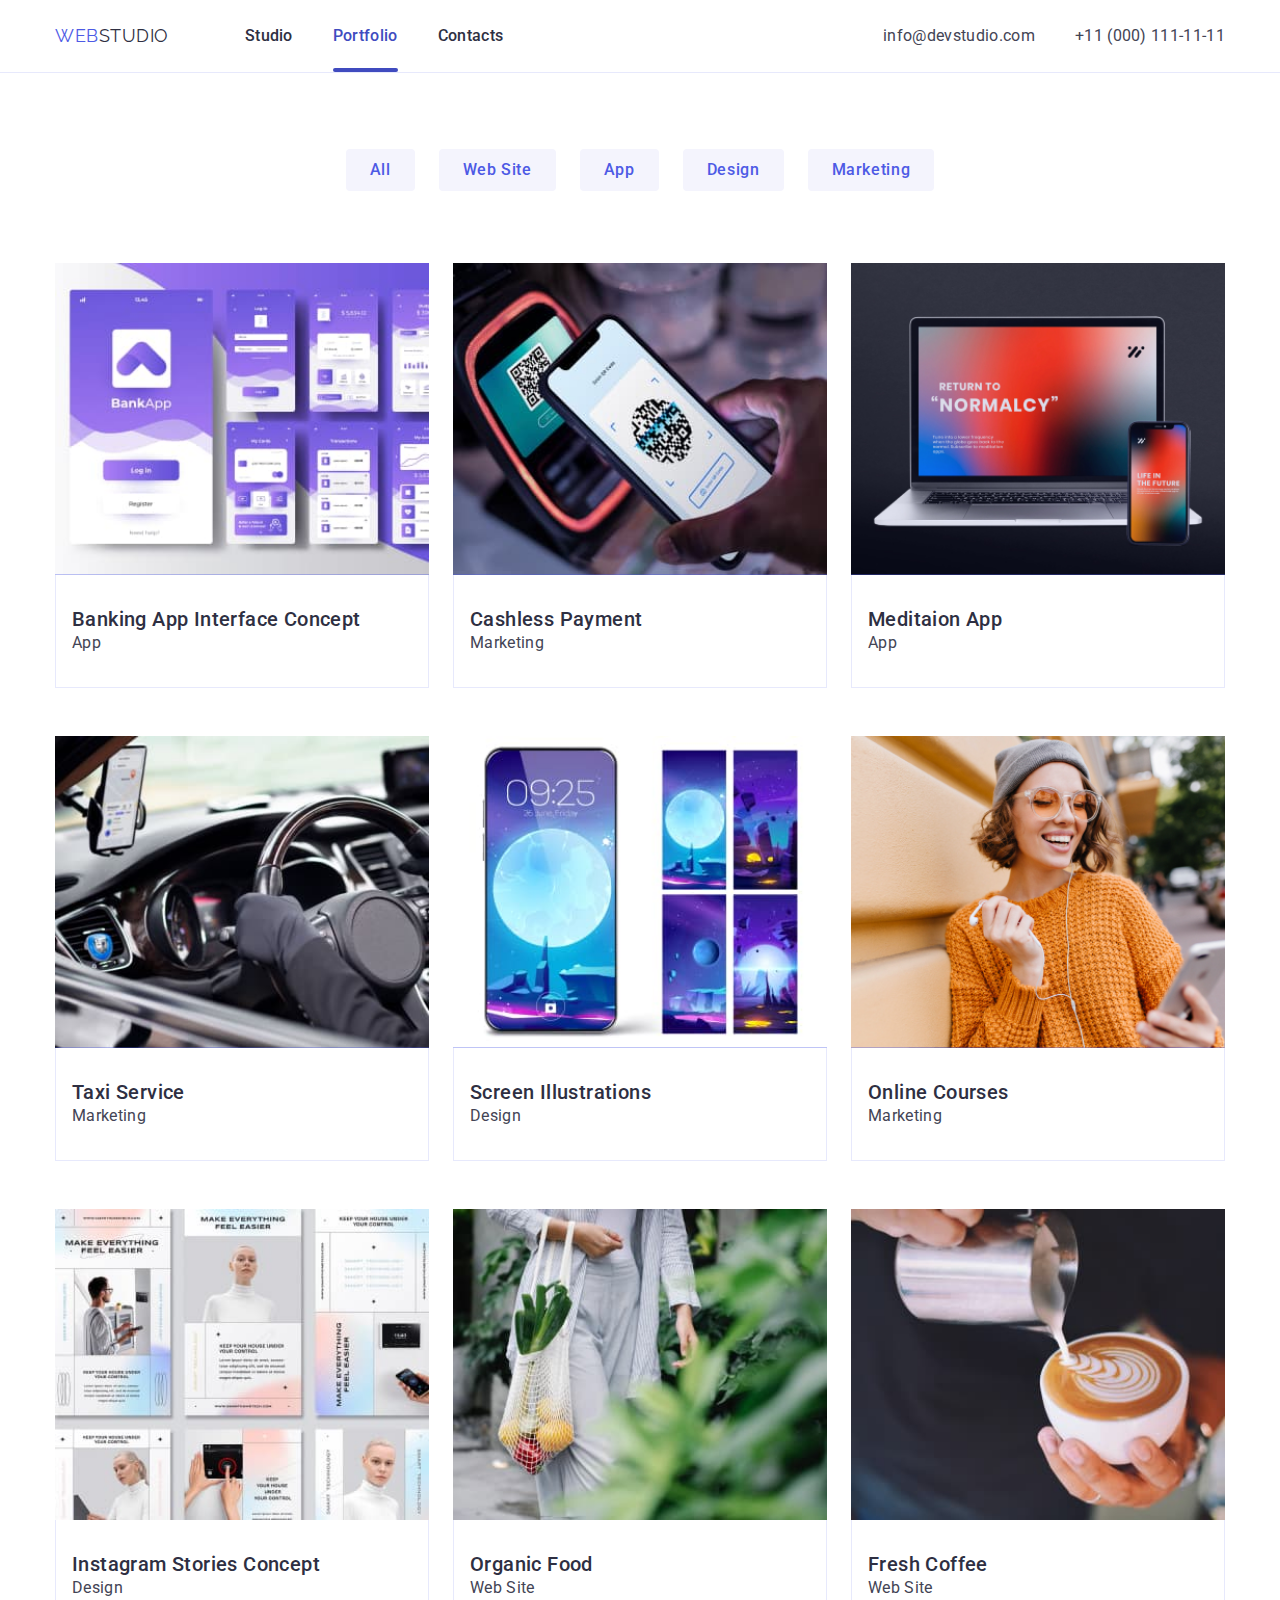
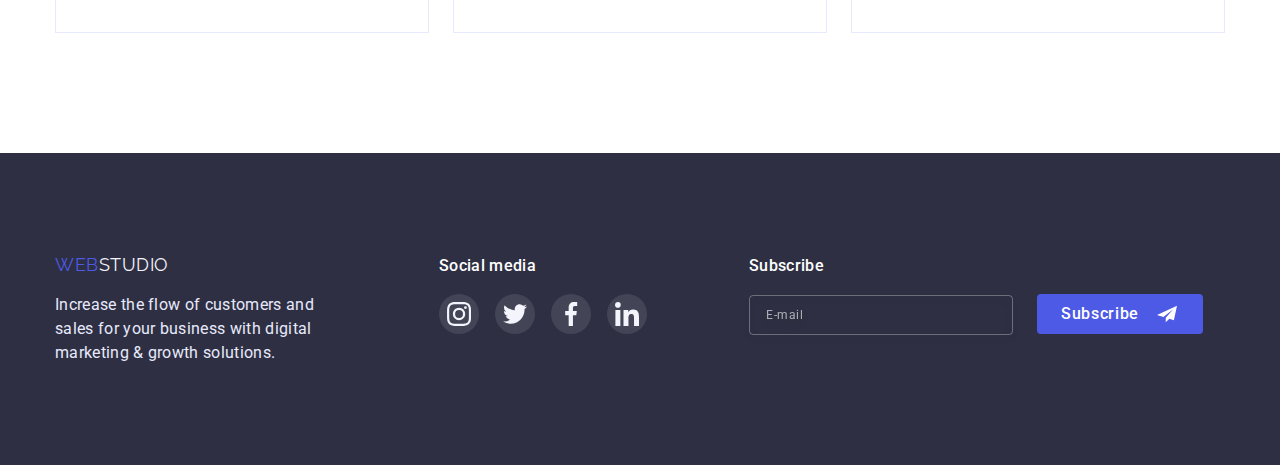
<file: portfolio.html>
<!DOCTYPE html>
<html lang="en">
<head>
    <meta charset="UTF-8">
    <meta http-equiv="X-UA-Compatible" content="IE=edge">
    <meta name="viewport" content="width=device-width, initial-scale=1.0"> 
    <title>Portfolio</title>
    <!-- Fonts -->
    <link rel="preconnect" href="https://fonts.googleapis.com">
    <link rel="preconnect" href="https://fonts.gstatic.com" crossorigin>
    <link href="https://fonts.googleapis.com/css2?family=Raleway:wght@800&family=Roboto:wght@400;500;700&display=swap" rel="stylesheet">
    <!-- Custom styles -->
    <link rel="stylesheet" href="https://cdn.jsdelivr.net/npm/modern-normalize@1.1.0/modern-normalize.min.css">
    <link rel="stylesheet" href="./css/styles.css">
</head>
<body>

    <!--Top line-->

    <header class="header">
      <div class="header-container container">
        <a class="header-logo link" href="./index.html">WEB<span class="studio-letter">STUDIO</span></a>
        <nav class="header-nav">
           <ul class="header-list list">
             <li><a href="./index.html" class="header-item link">Studio</a></li>
             <li><a href="./portfolio.html" class="header-item link current">Portfolio</a></li>
             <li><a href="./portfolio.html" class="header-item link">Contacts</a></li>
           </ul>
         </nav>
         <address>
           <ul class="header-container">
           <li class="url"><a href="mailto:info@devstudio.com" class="address link">info@devstudio.com
           </a></li>
           <li class="url"><a href="tel:+110001111111" class="number link ">+11 (000) 111-11-11
           </a></li>
         </ul>
           </address>
     </div>
      </header>

      <!--Filters & Rows-->
      
      <section class="section upper">
        <div class="container">
        <ul class="sec-btns flex-basis">   
        <li>
          <button type="button" class="buttons-list">All</button></li>
        <li>
          <button type="button" class="buttons-list">Web Site</button></li>
        <li>
          <button type="button" class="buttons-list">App</button></li>
        <li>
          <button type="button" class="buttons-list">Design</button></li>
        <li>
          <button type="button" class="buttons-list">Marketing</button></li>
      </ul>
      
      <ul class="flexbox-container backdown flex-basis"> 
        
            <li class="cont-item cards">
              
              <a href="./portfolio.html" class="link portfolio-card-link">
                <div class="overlay-box">
                <img class="images" src="./images/img.p1.jpg" alt="Banking app" width="360" height="300">
                <div class="overlay-box-text">
                  <p class="overlay-text">
                    14 Stylish and User-Friendly App Design Concepts ·
                     Task Manager App · Calorie Tracker App · Exotic Fruit Ecommerce App · 
                     Cloud Storage App
                     </p>
              </div>
              </div>
              <div class="jobs">
            <h2 class="features">Banking App Interface Concept</h2>
            <p class="pharagraphs">App</p></div></a></li>

            <li class="cont-item cards">
              <a class="link portfolio-card-link" href="./portfolio.html">
                <div class="overlay-box">
                <img class="images" src="./images/img.p2.jpg" alt="Cashless payment" width="360" height="300">
                <div class="overlay-box-text">
                  <p class="overlay-text">
                    14 Stylish and User-Friendly App Design Concepts ·
                     Task Manager App · Calorie Tracker App · Exotic Fruit Ecommerce App · 
                     Cloud Storage App
                     </p>
              </div>
            </div>
              <div class="jobs">
            <h2 class="features">Cashless Payment</h2>
            <p class="pharagraphs">Marketing</p></div></a></li>
            
            <li class="cont-item cards">
              <a class="link portfolio-card-link" href="./portfolio.html">
                <div class="overlay-box">
                <img class="images" src="./images/img.p3.jpg" alt="Meditation app" width="360" height="300">
                <div class="overlay-box-text">
                  <p class="overlay-text">
                    14 Stylish and User-Friendly App Design Concepts ·
                     Task Manager App · Calorie Tracker App · Exotic Fruit Ecommerce App · 
                     Cloud Storage App
                     </p>
              </div>
            </div>
              <div class="jobs">
            <h2 class="features">Meditaion App</h2>
            <p class="pharagraphs">App</p></div></a></li>
            
            <li class="cont-item cards">
              <a class="link portfolio-card-link" href="./portfolio.html">
                <div class="overlay-box">
                <img class="images" src="./images/img.p4.jpg" alt="Taxi service" width="360" height="300">
                <div class="overlay-box-text">
                  <p class="overlay-text">
                    14 Stylish and User-Friendly App Design Concepts ·
                     Task Manager App · Calorie Tracker App · Exotic Fruit Ecommerce App · 
                     Cloud Storage App
                     </p>
              </div>
            </div>
              <div class="jobs">
            <h2 class="features">Taxi Service</h2>
            <p class="pharagraphs">Marketing</p></div></a></li>
            
            <li class="cont-item cards">
              <a class="link portfolio-card-link" href="./portfolio.html">
                <div class="overlay-box">
                <img class="images" src="./images/img.p5.jpg" alt="Screen illustrations" width="360" height="300">
                <div class="overlay-box-text">
                  <p class="overlay-text">
                    14 Stylish and User-Friendly App Design Concepts ·
                     Task Manager App · Calorie Tracker App · Exotic Fruit Ecommerce App · 
                     Cloud Storage App
                     </p>
              </div>
            </div>
              <div class="jobs">
            <h2 class="features">Screen Illustrations</h2>
            <p class="pharagraphs">Design</p></div></a></li>
            
            <li class="cont-item cards">
              <a class="link portfolio-card-link" href="./portfolio.html">
                <div class="overlay-box">
                <img class="images" src="./images/img.p6.jpg" alt="Online courses" width="360" height="300">
                <div class="overlay-box-text">
                  <p class="overlay-text">
                    14 Stylish and User-Friendly App Design Concepts ·
                     Task Manager App · Calorie Tracker App · Exotic Fruit Ecommerce App · 
                     Cloud Storage App
                     </p>
              </div>
            </div>
              <div class="jobs">
            <h2 class="features">Online Courses</h2>
            <p class="pharagraphs">Marketing</p></div></a></li>

            <li class="cont-item cards">
              <a class="link portfolio-card-link" href="./portfolio.html">
                <div class="overlay-box">
                <img class="images" src="./images/img.p7.jpg" alt="Instagram stories concept" width="360" height="300">
                <div class="overlay-box-text">
                  <p class="overlay-text">
                    14 Stylish and User-Friendly App Design Concepts ·
                     Task Manager App · Calorie Tracker App · Exotic Fruit Ecommerce App · 
                     Cloud Storage App
                     </p>
              </div>
            </div>
              <div class="jobs">
            <h2 class="features">Instagram Stories Concept</h2>
            <p class="pharagraphs">Design</p></div></a></li>
         
            <li class="cont-item cards">
              <a class="link portfolio-card-link" href="./portfolio.html">
                <div class="overlay-box">
                <img class="images" src="./images/img.p8.jpg" alt="Organic food" width="360" height="300">
                <div class="overlay-box-text">
                  <p class="overlay-text">
                    14 Stylish and User-Friendly App Design Concepts ·
                     Task Manager App · Calorie Tracker App · Exotic Fruit Ecommerce App · 
                     Cloud Storage App
                     </p>
              </div>
            </div>
              <div class="jobs">
            <h2 class="features">Organic Food</h2>
            <p class="pharagraphs">Web Site</p></div></a></li>
            
            <li class="cont-item cards">
              <a class="link portfolio-card-link" href="./portfolio.html">
                <div class="overlay-box">
                <img class="images" src="./images/img.p9.jpg" alt="Fresh coffee" width="360" height="300">
                <div class="overlay-box-text">
                  <p class="overlay-text">
                    14 Stylish and User-Friendly App Design Concepts ·
                     Task Manager App · Calorie Tracker App · Exotic Fruit Ecommerce App · 
                     Cloud Storage App
                     </p>
              </div>
            </div>
              <div class="jobs">
            <h2 class="features">Fresh Coffee</h2>
            <p class="pharagraphs">Web Site</p></div></a></li>
           
      </ul>
    </div>
      </section>

      <!--Footer-->

      <footer class="footer">
        <div class="container">
          <div class="social-media-container">
          <div class="left-side-footer">
        <a href="./index.html" class="footer-logo link">WEB<span class="studio-letter-2">STUDIO</span></a>
      <p class="desc">
        Increase the flow of customers and sales for your business with digital
        marketing & growth solutions.
      </p>
      </div>
      <div class="right-side-footer">
        <h5 class="social-media">Social media</h5>  
        <ul class="society-footer">
          <li>
            <a class="soc-links" href aria-label="Instagram link">
              <svg class="" width="24" height="24">
                <use href="./images/icons.svg#instagram">
                </use>
              </svg>
            </a>
          </li>
          <li>
            <a class="soc-links" href aria-label="Twitter link">
            <svg class="" width="24" height="24">
              <use href="./images/icons.svg#twitter">
              </use>
            </svg>
          </a></li>
          <li>
            <a class="soc-links" href aria-label="Facebook link">
            <svg class="" width="24" height="24">
              <use href="./images/icons.svg#facebook">
              </use>
            </svg>
          </a></li>
          <li>
            <a class="soc-links" href aria-label="Linkedin link">
            <svg class="" width="24" height="24">
              <use href="./images/icons.svg#linkedin">
              </use>
            </svg>
          </a></li>
        </ul>
      </div>
      <!-- Subscribe btn -->
      <div class="subscribe-column">
        <strong class="subscribe-title">Subscribe</strong>
        <form>
        <label class="subscribe" for="subscribe_input" >
        <input class="subscribe-input" type="email" 
        name="subscribe_input" 
        placeholder="E-mail" 
        minlength="20"
       
        required>
        <button class="subscribe-btn" type="submit">
          Subscribe
          <svg class="subscribe-icon" width="24" height="20">
            <use href="./images/icons.svg#icon-Frame-3">
            </use>
          </svg>
  
        </button>
      </label>
    </form>
      </div>
    </div>
    </div>
    </footer>
    
    <!-- Script.js -->
    
    <script src="./js/modal.js"></script>
  </body>
</html>
</file>
<file: css/styles.css>
:root{

    /* Text colors */
        
        --primary-txt-cl: #2E2F42;
        --secondary-txt-cl: #434455 ;
        --other-txt-cl: #FFFFFF;
        --accent-txt-cl: #4D5AE5;
    
    /* BG colors */
    
        --primary-bg-cl: #FFFFFF;
        --secondary-bg-cl: #2E2F42;
        --other-bg-cl: #F4F4FD;
        --accent-bg-cl: #4D5AE5;
    
    /* Others */
    
        --primary-other-cl: #404BBF;
        --secondary-other-cl: #E7E9FC;
        --other-cl: #F4F4FD;
        --light-slate: #8E8F99;
        --green-blue: #31D0AA;
        --modal-window: #FCFCFC;
        --black-cl: #000000;
        --dark-grey:#757575;
    
    /* Block model */
        --tab-items:2;
        --items: 3;
        --idnent: 24px; 
        --main-items: 4;
        --trns-fast: 250ms cubic-bezier(0.4, 0, 0.2, 1);
        --trns-slow: 800ms cubic-bezier(0.4, 0, 0.2, 1);
    
    }
    
    html{
        scroll-behavior: smooth;
    }
    body{
        background-color: var(--primary-bg-cl);
        color: var(--primary-txt-cl);
        letter-spacing: 0.02em;
        font-family: 'Roboto', sans-serif;
    }
    /* Header */
    
    .header{
      
        border-bottom: 1px solid #E7E9FC;
        
        width: 100%;
        background-color: var(--primary-bg-cl)
    } 
    .container{
        /* Phone 320 =< */
        min-width: 320px;
        max-width: 428px;
        padding-left: 15px;
        padding-right: 15px;
        margin-left: auto;
        margin-right: auto;
        /* width: 1158px; */
        
    }
    @media screen and (min-width:768px){
        /* Tablet 768 =< */
        .container{
            max-width: 768px;
        }
        
    }
    @media screen and (min-width:1200px){
        /* Desktop 1158 =< */
        .container{
            max-width: 1440px;
            width: 1200px;
        }
        
    }
    .section{
        padding-top: 96px;
        padding-bottom: 96px;
        
    }
    @media screen and (min-width:768px){
        /* Tablet 768 =< */
        .section{
        padding-top: 96px;
        padding-bottom: 96px;
        
    }
        
    }
    @media screen and (min-width:1200px){
        /* Desktop 1158 =< */
        .section{
            padding-top: 120px;
            padding-bottom: 120px;
            
        }
        
    }
    .header-contacts{
        display: none;
        /* display: flex;
        align-items: center;
        padding-left: 0px;
        padding-right: 0px; */
    }
    @media screen and (min-width:768px){
        /* Tablet 768 =< */
        .header-contacts{
            display: flex;
            flex-direction: column;
            padding-left: 0px;
            padding-right: 0px;
        }
        
    }
    @media screen and (min-width:1200px){
        /* Desktop 1158 =< */
        .header-contacts{
            display: flex;
            align-items: center;
            padding-left: 0px;
            padding-right: 0px;
            flex-direction: inherit;
        }
    }
    .header-mobile{
       display: block; 
    }
    
    .header-container{
        display: flex;
        align-items: center;
        /* padding-left: 0px;
        padding-right: 0px; */
    }
    .logo{
        font-size: 18px;
        line-height: calc(24/18);
        font-family: 'Raleway', sans-serif;
        color: var(--accent-txt-cl);
        letter-spacing: 0.03em;
    
    }
    
    .header-logo{
        font-size: 18px;
        line-height: calc(24/18);
        font-family: 'Raleway', sans-serif;
        color: var(--accent-txt-cl);
        letter-spacing: 0.03em;
        margin-right: 76px;
        padding-top: 24px;
        padding-bottom: 24px;
    }
    @media screen and (min-width:768px){
        /* Tablet 768 =< */
        .header-logo{
            font-size: 18px;
            line-height: calc(24/18);
            font-family: 'Raleway', sans-serif;
            color: var(--accent-txt-cl);
            letter-spacing: 0.03em;
            margin-right: 0;
            padding-top: 24px;
            padding-bottom: 24px;
        }
        
    }
    @media screen and (min-width:1200px){
        /* Desktop 1158 =< */
        .header-logo{
            font-size: 18px;
            line-height: calc(24/18);
            font-family: 'Raleway', sans-serif;
            color: var(--accent-txt-cl);
            letter-spacing: 0.03em;
            margin-right: 76px;
            padding-top: 24px;
            padding-bottom: 24px;
        }
    }
    .studio-letter{
        color: var(--primary-txt-cl);
    }
    .header-item{
        font-weight: 500;
        color: var(--primary-txt-cl);
        text-decoration: none;
        line-height:calc(24/16);
        padding-top: 24px;
        padding-bottom: 24px;
        position: relative;
        display: block;
        transition-duration: 250ms;
        transition-timing-function: cubic-bezier(0.4, 0, 0.2, 1);
        
        
    }
    
    .header-list{
        display: flex;
        align-items: center;
        gap: 40px;
        list-style: none;   
        padding-left: 0px;
    }
    .header-nav{
        display: none;
        /* display: flex;
        align-items: center;
        gap: 40px;
        margin-right: auto; */
    }
    @media screen and (min-width:768px){
        /* Tablet 768 =< */
        .header-nav{
            display: flex;
            align-items: center;
            gap: 40px;
            margin-right: auto;
            margin-left: auto;
        
    }
        
    }
    @media screen and (min-width:1200px){
        /* Desktop 1158 =< */
        .header-nav{
            display: flex;
            align-items: center;
            gap: 40px;
            margin-right: auto;
            margin-left: 0;
        }
        
    }
    
    
    .current{
        color: var(--primary-other-cl);
    }
    
    .header-item.current::after{
        position: absolute;
        content: '';
        display: block;
        width: 100%;
        height: 4px;
        border-radius: 2px;
        background-color: var(--primary-other-cl);
        bottom: 0;
        left: 0;
    
    }
    
    .address{
        color: var(--secondary-txt-cl);
        text-decoration: none;
        font-style: normal;
        line-height: calc(24/16);
        margin-right: 40px;
        padding-top: 24px;
        padding-bottom: 24px;
        transition-duration: 250ms;
        transition-timing-function: cubic-bezier(0.4, 0, 0.2, 1);
    }
    .address:hover,
    .address:focus {
     color: var(--primary-other-cl);
    }
    
    .number{
        color: var(--secondary-txt-cl);
        text-decoration: none;
        font-style: normal;
        line-height: calc(24/16);
        padding-top: 24px;
        padding-bottom: 24px;
        transition-duration: 250ms;
        transition-timing-function: cubic-bezier(0.4, 0, 0.2, 1);
    }
    .number:hover,
    .number:focus{
        color: var(--primary-other-cl);
    }
    .link{
        text-decoration: none;
    }
    .link:hover,
    .link:focus{
        color: var(--primary-other-cl);
    }
    .url{
        list-style: none;
    }
    .list{
        list-style: none;
        flex-basis: calc((100% - var(--idnent) * 2) / var(--main-items));
    } 
    .calc{
        flex-basis: auto;
    }
    @media screen and (min-width:768px){
        .calc{
            flex-basis: auto;
        }
    }
    @media screen and (min-width:1200px){
        .calc{
            flex-basis: calc((100% - var(--idnent) * 2) / var(--main-items));
        }
    }
    .links{
        font-weight: 500;
        color: var(--primary-txt-cl);
        text-decoration: none;
        line-height:calc(24/16);
    }
   
    .header-menu-btn {
        background-color: transparent;
        border: none;
        padding: 0;
        display: flex;
        align-items: center;
        justify-content: center;
        width: 32px;
        height: 22px;
        margin-left: auto;
    }
    .burger-icon {
        fill: var(--primary-txt-cl);
    }
    @media screen and (min-width:768px){
        .header-menu-btn {
            display: none;
        }
    }
    @media screen and (min-width:1200px){
        .header-menu-btn {
            display: none;
        }
    }
    .menu-container{
        position: fixed;
        background-color: var(--primary-bg-cl);
        top: 0%;
        left: 0%;
        width: 100vw;
        height: 100vh;
        padding: 40px;
        transform: translateX(100%);
        transition: var(--trns-fast);
    }
    .menu-container.is-open{
        transform: translateX(0);
    }
    .menu-btn{
        position: absolute;
        top: 24px;
        right: 24px;
        width: 24px;
        height: 24px;
        padding: 0;
        display: flex;
        justify-content: center;
        align-items: center;
        border-radius: 50%;
        border: 1px solid rgba(0, 0, 0, 0.1);
        cursor: pointer;
        background-color: var(--secondary-other-cl);
        transition-duration: 250ms;
        transition-timing-function: cubic-bezier(0.4, 0, 0.2, 1);
    }
    
    .menu-btn:hover,
    .menu-btn:focus,
    .modal-icon:hover,
    .modal-icon:focus{
        background-color: var(--primary-other-cl);
        fill: var(--other-txt-cl);
       
    }
    .menu-colomn {
        padding-top: 40px;
        display: flex;
        flex-direction: column;
        gap: 40px;
        /* max-width: 320px; */
    }
    .menu-items{
        font-weight: 700;
        font-size: 36px;
        line-height: 40px;
        letter-spacing: 0.02em;
        color: var(--primary-txt-cl);
        text-decoration: none;
        transition: var(--trns-fast);
    }
    .menu-items:focus{
        color: var(--primary-other-cl);
    }
    .current-menu{
        color: var(--accent-bg-cl);
    }
    
    .menu-items.current-menu::after{
        
        width: 100%;
        height: 4px;
        border-radius: 2px;
        background-color: var(--primary-other-cl);
        bottom: 0;
        left: 0;
    
    }
   
    .menu-contacts {
        display: flex;
        flex-direction: column;
        gap: 40px;
        padding-top: 150px;
        padding-bottom: 48px;
        max-width: 320px;
        margin-left: 0;
    }
    .menu-tel {
        font-weight: 700;
        font-size: 32px;
        line-height: calc(40/32);
        letter-spacing: 0.02em;
        color: var(--secondary-txt-cl);
        transition: var(--trns-fast);
        text-decoration: none;
    }
    .menu-address {
        font-weight: 500;
        font-size: 20px;
        line-height: calc(24/20);
        letter-spacing: 0.02em;
        color: var(--secondary-txt-cl);
        transition: var(--trns-fast);
        text-decoration: none;
    }
    .menu-tel:focus{
        color: var(--primary-other-cl);
}
    .menu-address:focus{
        color: var(--primary-other-cl);
    }
    .menu-society{
        display: flex;
        align-items: center;
        justify-content: center;
        gap: 50px;
        max-width: 320px;
        margin-left: 0px;

    }
    /* Hero section */
    
    .caption{
        width: 317px;
        max-width: 100%;
        /* height: 80px; */
        color: var(--other-txt-cl);
        font-size: 56px;
        line-height: calc(60/56);
        text-align: center; 
        margin: 0 auto;
        margin-bottom: 72px;
        animation: move-right 1000ms ease-out 500ms 5 alternate both;
        font-weight: 700;
        font-size: 36px;
        line-height: 40px;
       
    }
    @media screen and (min-width:768px){
        /* Tablet 768 =< */
        .caption{
            width: 494px;
            
            /* height: 80px; */
            color: var(--other-txt-cl);
            font-size: 56px;
            line-height: calc(60/56);
            text-align: center; 
            margin: 0 auto;
            margin-bottom: 48px;
            animation: move-right 1000ms ease-out 500ms 5 alternate both;
    }
        
    }
    @media screen and (min-width:1200px){
        /* Desktop 1158 =< */
        .caption{
            width: 494px;
            
            /* height: 80px; */
            color: var(--other-txt-cl);
            font-size: 56px;
            line-height: calc(60/56);
            text-align: center; 
            margin: 0 auto;
            margin-bottom: 48px;
            animation: move-right 1000ms ease-out 500ms 5 alternate both;
    }
}
    .hero-sec{
        background-color: var(--secondary-bg-cl);
        padding-top: 188px;
        padding-bottom: 188px;
        background-image: linear-gradient(rgba(46, 47, 66, 0.7), rgba(46, 47, 66, 0.7)),url(../images/hero/Dark-bg_mob@1x.png);
        background-size: cover;
        max-width: 1440px;
        margin-left: auto;
        margin-right: auto;
        background-position: center;
        background-repeat: no-repeat;
    }
    @media (min-device-pixel-ratio: 2),
        (--webkit-min-device-pixel-ratio: 2),
        (min-resolution: 192dpi),
        (min-resolution: 2dppx){
            .hero-sec{
            background-image: linear-gradient(rgba(46, 47, 66, 0.7), rgba(46, 47, 66, 0.7)),url(../images/hero/Dark-bg_mob@2x.png);
        }
    }
    @media screen and (min-width: 428px){
        .hero-sec{
        background-image: linear-gradient(rgba(46, 47, 66, 0.7), rgba(46, 47, 66, 0.7)),url(../images/hero/Dark-bg_mob@1x.png);
        }
        @media (min-device-pixel-ratio: 2),
        (--webkit-min-device-pixel-ratio: 2),
        (min-resolution: 192dpi),
        (min-resolution: 2dppx){
            .hero-sec{
            background-image: linear-gradient(rgba(46, 47, 66, 0.7), rgba(46, 47, 66, 0.7)),url(../images/hero/Dark-bg_mob@2x.png);
        }
    }
    }

    @media screen and (min-width: 768px){
        .hero-sec{
        background-image: linear-gradient(rgba(46, 47, 66, 0.7), rgba(46, 47, 66, 0.7)),url(../images/hero/Dark-bg_tab@1x.png);
        }
        @media (min-device-pixel-ratio: 2),
        (--webkit-min-device-pixel-ratio: 2),
        (min-resolution: 192dpi),
        (min-resolution: 2dppx){
            .hero-sec{
            background-image: linear-gradient(rgba(46, 47, 66, 0.7), rgba(46, 47, 66, 0.7)),url(../images/hero/Dark-bg_tab@2x.png);
        }
    }
}

    @media screen and (min-width: 1200px){
        .hero-sec{
        background-image: linear-gradient(rgba(46, 47, 66, 0.7), rgba(46, 47, 66, 0.7)),url(../images/hero/people-office\ 1_desk@1x.png);
        }
        @media (min-device-pixel-ratio: 2),
        (--webkit-min-device-pixel-ratio: 2),
        (min-resolution: 192dpi),
        (min-resolution: 2dppx){
            .hero-sec{
            background-image: linear-gradient(rgba(46, 47, 66, 0.7), rgba(46, 47, 66, 0.7)),url(../images/hero/people-office\ 1_desk@2x.png);
        }
    }
    }
    .hero-container{
        margin: 0 auto;
    }
    .hero-button{
        background-color: var(--accent-bg-cl);
        cursor: pointer;
        color: var(--other-txt-cl);
        font-family: 'Roboto', sans-serif;
        font-weight: 500;
        font-size: 16px;
        line-height: calc(24/16);
        padding: 16px 32px;
        box-shadow: 0px 4px 4px rgba(0, 0, 0, 0.15);
        border-radius: 4px;
        margin: 0 auto;
        display: flex;  
        border: none;
        letter-spacing: 0.04em;
        transition-duration: 250ms;
        transition-timing-function: cubic-bezier(0.4, 0, 0.2, 1);
    }
    
    .hero-button:hover,
    .hero-button:focus{
        background-color: var(--primary-other-cl);
    } 
    
    /* First section */
    .first-sec{
        /* display: flex;
        gap: 24px;
        align-items: center;   */
    }
    .first-sec{
       margin-left: auto;
        /* width: 396px; */
        display: block;
        max-width: 100%;
    }
    @media screen and (min-width:768px){
        .first-sec{
            margin-left: 0%;
        }
    }
    @media screen and (min-width:1200px){
        .first-sec{
            display: flex;
            
            gap: 24px;
            align-items: center;   
        }
    }
    .feature-sec{
        
    }
    @media screen and (min-width:1200px){
    .feature-sec{
        
    }
}


    .point{
        font-weight: 700;
        font-size: 36px;
        line-height: 40px;
        text-align: center;
        letter-spacing: 0.02em;
        margin-top: 8px;
    }
    @media screen and (min-width:768px){
        /* Tablet 768 =< */
        .point{
            font-size: 20px;
            line-height: calc(24/20);
            letter-spacing: 0.02em;
            font-weight: 500;
            margin-bottom: 8px;   
            text-align: inherit;
        }
        
    }
    @media screen and (min-width:1200px){
        /* Desktop 1158 =< */
        .point{
            font-size: 20px;
            line-height: calc(24/20);
            letter-spacing: 0.02em;
            font-weight: 500;
            margin-bottom: 8px;   
            text-align: inherit;
        }
    }
    /* .main-links{
        display: none;
    } */
    @media screen and (min-width:1200px){
        .main-links{
            align-items: center;
            display: flex;
            justify-content: center;
            gap: 24px;
            margin-bottom: 8px;
        }
    }
    .feature{
        display: none;
    }
@media screen and (min-width:768px){
    .feature{
        display: none;
    }
    
}
@media screen and (min-width:1200px){
    .feature{
        width: 264px;
        height: 112px;
        align-items: center;
        display: flex;
        justify-content: center;
        border-radius: 4px;
        background-color: var(--other-bg-cl);
    }
    
}

    .pharagraphs{
        font-weight: 600;
        font-size: 16px;
        line-height: 24px;
        letter-spacing: 0.02em;
        margin-top: 8px;
        margin-bottom: 72px;
        
    }
    @media screen and (min-width:768px){
        .pharagraphs{
            color:var(--secondary-txt-cl);
            line-height: calc(24/16);
            margin-top: 8px;
            font-weight: 500;
            font-size: 16px;
            line-height: calc(24/16);
            letter-spacing: 0.02em;
           
            
    }
}
    @media screen and (min-width:1200px){
        .pharagraphs{
            color:var(--secondary-txt-cl);
            line-height: calc(24/16);
            margin-top: 8px;
            font-weight: 400;
            font-size: 16px;
            line-height: calc(24/16);
            letter-spacing: 0.02em;
            margin: auto;
            
    }
}
    /* .point{
        /* font-size: 20px;
        line-height: calc(24/20);
        letter-spacing: 0.02em;
        font-weight: 500;
        margin-bottom: 8px;    */
    
    .rectangles{
        
        background-color: var(--other-bg-cl);
        align-items: center;
        display: flex;
        justify-content: center;
        border-radius: 4px;
    
    }
    
    /* Second section */
    
    .second-sec{
        align-items: center;
        display: flex;
        gap: 24px;
        margin-top: 72px;
        justify-content: center;
        padding-left: 0px;
    }
    
    .subtitle{
            
        display: none;
    }
    @media screen and (min-width:1200px){
        .subtitle{
            padding-top: 0;
            display: flex;
        }
    }
    
    .about-items{
        max-width: none;
    }
    .text{
        font-size: 36px;
        line-height: calc(40/36);  
        color:var(--primary-txt-cl);
        letter-spacing: 0.02em;
        text-align: center;
    }
    
    /* Third section */
    
    .third-sec{
        background-color: var(--other-bg-cl);
        
        }
        .team{
            padding-left: 0px;
            margin-top: 72px;
            display: flex;
            flex-wrap: wrap;
            justify-content: center;
            gap: 72px;
        }
        @media screen and (min-width:768px){
        .team{
            align-items: center;
            display: flex;
            gap: 24px;
            padding-left: 0px;
            margin-top: 72px;
        }
    }
    @media screen and (min-width:1200px){
        .team{
            align-items: center;
            display: flex;
            gap: 24px;
            padding-left: 0px;
            margin-top: 72px;
            flex-wrap: inherit;
        }
    }
.avatars{
    width: 100%;
}
    .banner{
        font-size: 36px;
        line-height: calc(40/36);
        color: var(--primary-txt-cl);
        letter-spacing: 0.02em;
        text-align: center;
    }
    .boxes{
        padding-top: 32px;
        padding-bottom: 32px;
    }
    .names{
        font-size: 20px;
        line-height: calc(24/20);
        letter-spacing: 0.02em;
        font-weight: 500;
        text-align: center;
        margin-bottom: 8px;
        margin: 0 auto;
    }
    .subjects{
        color:var(--secondary-txt-cl);
        line-height: calc(24/16);
        margin: 0 auto;
        text-align: center;
        margin-top: 8px;
        margin-bottom: 8px;
    }
    
    .society-items{
        display: flex;
        justify-content: center;
        align-items: center;
        gap: 24px;
    }
    @media screen and (min-width: 768px){
        .society-items{
        display: flex;
        justify-content: center;
        align-items: center;
        gap: 24px;
        }
    }
    .society-links{
        width: 40px; 
        height: 40px;
        border-radius: 50%;
        display: flex;
        align-items: center;
        justify-content: center;
        background-color: var(--accent-bg-cl);
        transition-duration: 250ms;
        transition-timing-function: cubic-bezier(0.4, 0, 0.2, 1);
    }
    .society-links:hover,
    .society-links:focus{
        background-color: var(--primary-other-cl);
    }
    .border-box{
        background: #FFFFFF;
        box-shadow: 0px 1px 6px rgba(46, 47, 66, 0.08), 0px 1px 1px rgba(46, 47, 66, 0.16), 0px 2px 1px rgba(46, 47, 66, 0.08);
        border-radius: 0px 0px 4px 4px; 
    }   
    .member{
        width: 264px;
        height: 380px;
    }
    
    /* Fourth section */
    .customers{
        /* padding-top: 96px; */
    }
    @media screen and (min-width:768px){
        .customers{
            padding-top: 130px;
        }
    }

    @media screen and (min-width:1200px){
        .customers{
            padding-top: 130px;
        }
    }
    @media screen and (min-width:768px){
        .custom-items{
            display: flex;
            align-items: center;
            justify-content: center;
            gap: 24px;
            margin-top: 72px;
        }
    }
    @media screen and (min-width:1200px){
        .custom-items{
            display: flex;
            align-items: center;
            justify-content: center;
            gap: 24px;
            margin-top: 72px;
        }
    }
    .custom-items{
        display: flex;
        align-items: center;
        flex-wrap: wrap;
        justify-content: center;
        gap: 24px;
        margin-top: 72px;
    }
    .border-customers{
        width: 168px;
        height: 88px;
    }
    .custom-links{
        width: 100%;
        height: 100%;
        display: flex;
        justify-content: center;
        align-items: center;
        border: 1px solid var(--light-slate);
        border-radius: 4px;
        fill: var(--light-slate);
        transition-duration: 250ms;
        transition-timing-function: cubic-bezier(0.4, 0, 0.2, 1);
    }
    .custom-icon{
        width: 104px;
        height: 56px; 
    }   
    .custom-links:hover,
    .custom-links:focus{
        border: 1px solid #404BBF;
        border-radius: 4px;
        fill: var(--primary-other-cl);
      
    }
    
    /* Footer */
    
    
    .footer{
        font-size: 18px;
        line-height: calc(21/18);
        padding-top: 100px;
        padding-bottom: 100px;
        background-color: var(--secondary-bg-cl);
    }
    @media screen and (min-width:768px){

    }
    @media screen and (min-width:1200px){
        .footer{
            font-size: 18px;
            line-height: calc(21/18);
            padding-top: 100px;
            padding-bottom: 100px;
            background-color: var(--secondary-bg-cl);
        }
    }
    .footer-logo{
        font-size: 18px;
        line-height: calc(24/18);
        font-family: 'Raleway', sans-serif;
        color: var(--accent-txt-cl);
        letter-spacing: 0.03em;
        text-align: center;
        display: block;
    }
    @media screen and (min-width:768px){
        .footer-logo{
            font-size: 18px;
        line-height: calc(24/18);
        font-family: 'Raleway', sans-serif;
        color: var(--accent-txt-cl);
        letter-spacing: 0.03em;
        text-align: inherit;
    
        }
    }
    @media screen and (min-width:1200px){
        .footer-logo{
            font-size: 18px;
        line-height: calc(24/18);
        font-family: 'Raleway', sans-serif;
        color: var(--accent-txt-cl);
        letter-spacing: 0.03em;
        text-align: inherit;
        }
        }

    @media screen and (min-width:1200px){
        .desc{
            color: var(--secondary-other-cl);
            font-size: 16px;
            line-height: calc(24/16);
            letter-spacing: 0.02em;
            width: 264px;
            margin-top: 16px;
            margin-left: auto;
        }
    }
    /* .desc{
        color: var(--secondary-other-cl);
        font-size: 16px;
        line-height: calc(24/16);
        letter-spacing: 0.02em;
        width: 264px;
        margin-top: 16px;
        margin-left: 0px; */
    
    
    .desc{
        color: var(--secondary-other-cl);
        font-size: 16px;
        line-height: calc(24/16);
        letter-spacing: 0.02em;
        width: 264px;
        margin-top: 16px;
        margin-left: 0px;
    }
    
    
    .studio-letter-2{
        color: var(--other-cl);
    }
    @media screen and (min-width:1200px){
    
        .social-media-container{
            display: flex;
        }
        }
    
    .society-footer{
        display: flex;
        justify-items: center;
        gap: 16px;
    }
    @media screen and (min-width:768px){
        .social-media{
            color: var(--other-txt-cl)  ;
            margin-bottom: 16px;
            font-size: 16px;
            font-weight: 500;
            letter-spacing: 0.02em;
            line-height: calc(24/16);
            display: flex;
            flex-wrap: wrap;
        }
    }
    @media screen and (min-width:1200px){
        .social-media{
            color: var(--other-txt-cl)  ;
            margin-bottom: 16px;
            font-size: 16px;
            font-weight: 500;
            letter-spacing: 0.02em;
            line-height: calc(24/16);
            display: flex;
            flex-wrap: wrap;
        }
}
    .social-media{
        color: var(--other-txt-cl)  ;
        margin-bottom: 16px;
        font-size: 16px;
        font-weight: 500;
        letter-spacing: 0.02em;
        line-height: calc(24/16);
        text-align: center;
    }
    .soc-links{
        width: 40px; 
        height: 40px;
        border-radius: 50%;
        display: flex;
        align-items: center;
        justify-content: center;
        background-color: rgba(255, 255, 255, 0.1);
        transition-duration: 250ms;
        transition-timing-function: cubic-bezier(0.4, 0, 0.2, 1);
    }
    .soc-links:hover,
    .soc-links:focus{
        background-color: var(--green-blue);
    }
    @media screen and (min-width:768px){
        .social-media-container{
            display: flex;
            flex-direction: row;
            flex-wrap: wrap;
            align-items: baseline;
        }
    }
    @media screen and (min-width:1200px){
    .social-media-container{
        display: flex;
        flex-direction: inherit;
        flex-wrap: inherit;
    }
}
.left-side-footer{
    width: 264px;
    margin-left: auto;
    margin-right: auto;
    margin-bottom: 72px;
}
    @media screen and (min-width:768px){
        .left-side-footer{
            width: 264px;
            margin: 0;
            
        }
    }
    @media screen and (min-width:1200px){
    .left-side-footer{
        width: 264px;
        margin: 0;
        
    }
}
@media screen and (min-width:768px){
    .desktop-footer{
        display: flex;
    }
}
.right-side-footer{
    width: 208px;
    margin-left: auto;
    margin-right: auto;
    margin-bottom: 72px;
}
    @media screen and (min-width:768px){
        .right-side-footer{
            width: 208px;
            margin-left: auto;
        }
    }
    @media screen and (min-width:1200px){
        .right-side-footer{
            width: 208px;
            margin-left: 120px;
            margin-bottom: 0px;
        }
}
.subscribe-column {
    margin-left: auto;
    margin-right: auto;
    display: flex;
    flex-direction: column;
    align-items: center;
}
    @media screen and (min-width:768px){
        .subscribe-column {
            margin-left: 0px;
            display: flex;
            flex-direction: column;
            align-items: baseline;
        }
    }
    @media screen and (min-width:1200px){
        .subscribe-column {
            margin-left: 80px;
            display: flex;
            flex-direction: column;
            align-items: baseline;
        }
}
 .subscribe-title{
    color: #E7E9FC;
    font-weight: 500;
    font-size: 16px;
    line-height: calc(24/16);
    color: #FFFFFF;
    display: block;
    letter-spacing: 0.02em;
    margin-bottom: 16px;
    text-align: center;
 }
    /* .subscribe-line{
        display: flex;
        flex-direction: column;
    } */

    @media screen and (min-width: 768px){
        .subscribe-line{
            display: flex;
            align-items: flex-start;
        }
    }
@media screen and (min-width: 1200px){
.subscribe-line{
    display: flex;
    align-items: flex-start;
}
}

    @media screen and (min-width:768px){
        .subscribe-title{
            color: #E7E9FC;
            font-weight: 500;
            font-size: 16px;
            line-height: calc(24/16);
            color: #FFFFFF;
            display: block;
            letter-spacing: 0.02em;
            margin-bottom: 16px;
            display: flex;
            text-align: inherit;
        }
    }
    @media screen and (min-width:1200px){
        .subscribe-title{
            color: #E7E9FC;
            font-weight: 500;
            font-size: 16px;
            line-height: calc(24/16);
            color: #FFFFFF;
            display: block;
            letter-spacing: 0.02em;
            margin-bottom: 16px;
            display: flex;
            text-align: inherit;
        }
    }
   
    @media screen and (min-width:768px){
        .subscribe{
            align-items: baseline;
            justify-content: center;
            display: flex;
        }
    }
    @media screen and (min-width:1200px){
        .subscribe{
            align-items: baseline;
            justify-content: center;
            display: flex;
        }
    }
    .subscribe{
       
    }
    
    .subscribe-input {
        background-color: transparent;
        border: 1px solid rgba(255, 255, 255, 0.3);
        filter: drop-shadow(0px 4px 4px rgba(0, 0, 0, 0.15));
        border-radius: 4px;
        width: 264px;
        height: 40px;
        font-size: 12px;
        padding-left: 16px;
        padding-right: 16px;
        padding-top: 8px;
        padding-bottom: 8px;
        color: var(--primary-bg-cl);
        margin-right: 24px;
        transition: outline-color var(--trns-fast);
        outline: 2px solid transparent;
        outline-offset: -1px;
        margin-bottom: 16px;
        margin-left: auto;
        margin-right: auto;
        min-width: 320px;
        
    }
    @media screen and (min-width:768px){
        .subscribe-input {
            background-color: transparent;
            border: 1px solid rgba(255, 255, 255, 0.3);
            filter: drop-shadow(0px 4px 4px rgba(0, 0, 0, 0.15));
            border-radius: 4px;
            width: 264px;
            height: 40px;
            font-size: 12px;
            padding-left: 16px;
            padding-right: 16px;
            padding-top: 8px;
            padding-bottom: 8px;
            color: var(--primary-bg-cl);
            margin-right: 24px;
            transition: outline-color var(--trns-fast);
            outline: 2px solid transparent;
            outline-offset: -1px;
            
        }
    }
    @media screen and (min-width:1200px){
        .subscribe-input {
            background-color: transparent;
            border: 1px solid rgba(255, 255, 255, 0.3);
            filter: drop-shadow(0px 4px 4px rgba(0, 0, 0, 0.15));
            border-radius: 4px;
            width: 264px;
            height: 40px;
            font-size: 12px;
            padding-left: 16px;
            padding-right: 16px;
            padding-top: 8px;
            padding-bottom: 8px;
            color: var(--primary-bg-cl);
            margin-right: 24px;
            transition: outline-color var(--trns-fast);
            outline: 2px solid transparent;
            outline-offset: -1px;
            min-width: 264px;
        }
    }
    /* .subscribe-input:focus + .subscribe-btn{
        background-color: var(--primary-other-cl);
    } */
    .subscribe-input:focus,
    .subscribe-input:focus-visible{
    outline-color: var(--accent-txt-cl);
    }
    .subscribe-input::placeholder{
        font-weight: 400;
        font-size: 12px;
        line-height: calc(24/12);
        letter-spacing: 0.04em;
    
    color: rgba(255, 255, 255, 0.6);
    
    }
    
    .subscribe-btn {
        
        padding: 8px 24px;
        display: flex;
        flex-direction: row;
        justify-content: center;
        align-items: center;
        background-color: var(--accent-bg-cl);
        color: var(--other-txt-cl);
        border-radius: 4px;
        border: none;
        cursor: pointer;
        transition: var(--trns-fast);
        font-weight: 500;
        font-size: 16px;
        line-height: calc(24/16);
        letter-spacing: 0.04em;
        margin-left: auto;
        margin-right: auto;
      
    }
    @media screen and (min-width:768px){
        .subscribe-btn {
        
            padding: 8px 24px;
            display: flex;
            flex-direction: row;
            justify-content: center;
            align-items: center;
            background-color: var(--accent-bg-cl);
            color: var(--other-txt-cl);
            border-radius: 4px;
            border: none;
            cursor: pointer;
            transition: var(--trns-fast);
            font-weight: 500;
            font-size: 16px;
            line-height: calc(24/16);
            letter-spacing: 0.04em;
            margin-left: initial;
          
        }
    }
    @media screen and (min-width:1200px){
        .subscribe-btn {
        
            padding: 8px 24px;
            display: flex;
            flex-direction: row;
            justify-content: center;
            align-items: center;
            background-color: var(--accent-bg-cl);
            color: var(--other-txt-cl);
            border-radius: 4px;
            border: none;
            cursor: pointer;
            transition: var(--trns-fast);
            font-weight: 500;
            font-size: 16px;
            line-height: calc(24/16);
            letter-spacing: 0.04em;
          
        }
    }
    .subscribe-btn:focus,
    .subscribe-btn:hover{
        background-color: var(--primary-other-cl);
    }
    
    /* .subscribe-btn:disabled{
        
        cursor: not-allowed;
       
        
    } */
    .subscribe-icon {
       
       margin-left: 16px;
       
    }
    
    /* Modal window */
    .backdrop{
        width: 100%;
        height: 100%;
        position: fixed;
        top: 0;
        left: 0;
        background: rgba(46, 47, 66, 0.4);
        transition: opacity var(--trns-fast);
        transition-duration: 250ms;
        transition-timing-function: cubic-bezier(0.4, 0, 0.2, 1);
    }
    @media screen and (min-width:768px){
        
    }
    @media screen and (min-width:1200px){
        .backdrop{
            width: 100%;
            height: 100%;
            position: fixed;
            top: 0;
            left: 0;
            background: rgba(46, 47, 66, 0.4);
            transition: opacity var(--trns-fast);
            transition-duration: 250ms;
            transition-timing-function: cubic-bezier(0.4, 0, 0.2, 1);
        }
    }
    
    .backdrop.is-hidden{
        opacity: 0;
        pointer-events: none;
        visibility: opacity var(--trns-fast);
        
    }
    
    .modal{
        position: absolute;
        left: 50%;
        top: 50%;
        max-width: 100%;
        width: 392px;
        /* height: 576px; */
        /* min-height: 576px; */
        background-color: var(--modal-window);
        box-shadow: 0px 1px 1px rgba(0, 0, 0, 0.14), 0px 1px 3px rgba(0, 0, 0, 0.12), 0px 2px 1px rgba(0, 0, 0, 0.2);
        border-radius: 4px;
        transform: translate(-50%, -50%);
        transition: transform 250ms cubic-bezier(0.4, 0, 0.2, 1) 400ms, opacity 250ms cubic-bezier(0.4, 0, 0.2, 1);
        padding: 72px 24px 24px;
    }
    @media screen and (min-width:768px){
        .modal{
            position: absolute;
            left: 50%;
            top: 50%;
            width: 408px;
            /* height: 576px; */
            min-height: 576px;
            background-color: var(--modal-window);
            box-shadow: 0px 1px 1px rgba(0, 0, 0, 0.14), 0px 1px 3px rgba(0, 0, 0, 0.12), 0px 2px 1px rgba(0, 0, 0, 0.2);
            border-radius: 4px;
            transform: translate(-50%, -50%);
            transition: transform 250ms cubic-bezier(0.4, 0, 0.2, 1) 400ms, opacity 250ms cubic-bezier(0.4, 0, 0.2, 1);
            padding: 72px 24px 24px;
        }
    }
    @media screen and (min-width:1200px){
        .modal{
            position: absolute;
            left: 50%;
            top: 50%;
            width: 408px;
            /* height: 576px; */
            min-height: 576px;
            background-color: var(--modal-window);
            box-shadow: 0px 1px 1px rgba(0, 0, 0, 0.14), 0px 1px 3px rgba(0, 0, 0, 0.12), 0px 2px 1px rgba(0, 0, 0, 0.2);
            border-radius: 4px;
            transform: translate(-50%, -50%);
            transition: transform 250ms cubic-bezier(0.4, 0, 0.2, 1) 400ms, opacity 250ms cubic-bezier(0.4, 0, 0.2, 1);
            padding: 72px 24px 24px;
        }
    }
    .modal-btn{
        position: absolute;
        top: 24px;
        right: 24px;
        width: 24px;
        height: 24px;
        padding: 0;
        display: flex;
        justify-content: center;
        align-items: center;
        border-radius: 50%;
        border: 1px solid rgba(0, 0, 0, 0.1);
        cursor: pointer;
        background-color: var(--secondary-other-cl);
        transition-duration: 250ms;
        transition-timing-function: cubic-bezier(0.4, 0, 0.2, 1);
        
        
    }
    .modal-btn:hover,
    .modal-btn:focus,
    .modal-icon:hover,
    .modal-icon:focus{
        background-color: var(--primary-other-cl);
        fill: var(--other-txt-cl);
       
    }
    .modal-title{
        
        font-weight: 500;
        font-size: 16px;
        line-height: calc(24/16);
        display: block;
        text-align: center;
        
    }
    .booking-form{
        margin-top: 16px;
        
    }
    
    
    .modal-form-label {
        font-weight: 400;
        font-size: 12px;
        line-height: calc(14/12);
        color: var(--light-slate);
        letter-spacing: 0.01em;
        margin-bottom: 4px;
        margin-top: 8px;
        display: block;
    }
    .modal-form-group {
        position: relative;
        /* margin-top: 4px;
        margin-bottom: 8px; */
    }
    .modal-form-field {
        display: block;
        width: 100%;
        height: 45px;
        padding-left: 45px;
        padding-right: 45px;
        border: 1px solid rgba(33, 33, 33, 0.2);
        border-radius: 4px;
        transition: outline-color var(--trns-fast);
        outline: 2px solid transparent;
        outline-offset: -1px;
    
    }
    .modal-form-field:focus,
    .modal-form-field:focus-visible{
        outline-color: var(--accent-txt-cl);
        
    }
    .modal-form-icon {
        position: absolute;
        top: 50%;
        left: 10px;
        transition: fill var(--trns-fast);
        transform: translateY(-50%);
        pointer-events: none;
        
    }
    .modal-form-field:focus + .modal-form-icon{
        fill: var(--accent-txt-cl);
    }
    .modal-form-comment {
        display: block;
        width: 100%;
        border: 1px solid rgba(33, 33, 33, 0.2);
        border-radius: 4px;
        resize: none;
        margin-top: 4px;
        height: 120px;
        padding-left: 16px;
        padding-right: 16px;
        padding-top: 8px;
        transition: outline-color var(--trns-fast);
        outline: 2px solid transparent;
        outline-offset: -1px;
        font-size: 12px;
        margin-bottom: 16px;
    }
    .modal-form-comment:focus,
    .modal-form-comment:focus-visible{
        outline-color: var(--accent-txt-cl);
    }
    .modal-form-comment::placeholder{
        font-weight: 400;
        font-size: 12px;
        line-height: calc(16/12);
        color: rgba(117, 117, 117, 0.5);
    }
    .modal-form-agreement{
        
        display: flex;
        margin-bottom: 24px;
        align-items: center;
        gap: 12px;
       
    }
    .modal-form-checkbox{
        appearance: none;
        display: block;
        width: 16px;
        height: 16px;
        border: 2px solid black;
        border-radius: 2px;
        transition: var(--trns-fast);
        background-repeat: no-repeat;
        background-position: center;
        background-size: 10px;
       }
    .modal-form-checkbox:checked{
        background-color: var(--primary-other-cl);
        border-color: var(--primary-other-cl);
        background-image: url("data:image/svg+xml,%3Csvg xmlns='http://www.w3.org/2000/svg' width='10' height='8' fill='none'%3E%3Cpath fill='%23F4F4FD' d='M8.446.255A.917.917 0 0 1 10 .901a.928.928 0 0 1-.242.649L4.864 7.704a.92.92 0 0 1-1.019.229.92.92 0 0 1-.306-.204L.293 4.466a.925.925 0 0 1-.226-1.024.925.925 0 0 1 .87-.578.916.916 0 0 1 .656.294L4.162 5.74 8.422.282a.329.329 0 0 1 .025-.027h-.001Z'/%3E%3C/svg%3E");
    
        
    }
    .modal-form-desc{
        font-size: 12px;
        font-weight: 400;
        font-size: 12px;
        line-height: calc(16/12);  
        color: var(--dark-grey);
        user-select: none;
    }
    .modal-form-link{
        color: var(--accent-txt-cl);
    }
    .modal-submit-btn{
        background-color: var(--accent-bg-cl);
        width: 169px;  
        font-weight: 500;
        font-size: 16px;
        line-height: calc(24/16);
        color: var(--other-txt-cl);
        display: block;
        align-items: center;
        text-align: center;
        padding: 16px 32px;
        justify-content: center;
        font-family: 'Roboto';
        font-style: normal;
        border-radius: 4px;
        border: none;
        margin-top: 24px;
        cursor: pointer;
        margin: 0 auto;
        transition: var(--trns-fast);
    }
    
    .modal-submit-btn:disabled{
        /* filter: grayscale(1); */
        cursor: not-allowed;
        /* color: transparent; */
        
    }
    .modal-submit-btn:focus,
    .modal-submit-btn:hover{
        background-color: var(--primary-other-cl);
    }
    /* Portfolio */
    
    .flex-basis{
        flex-basis: calc((100% - var(--idnent) * 2) / var(--items));
    }
    
    .buttons-list{
        padding: 12px 24px;
        border: 1px solid #E7E9FC;
        border-radius: 4px;
        border: none;
        background-color: var(--other-cl);
        color: var(--accent-bg-cl);
        letter-spacing: 0.04em;
        font-weight: 500;
        font-size: 16px;
        font-family: 'Roboto', sans-serif;  
        cursor: pointer;  
        transition-duration: 250ms;
        transition-timing-function: cubic-bezier(0.4, 0, 0.2, 1);
    
    }
    .buttons-list:hover,
    .buttons-list:focus{
        color: var(--other-txt-cl);
        background-color: var(--primary-other-cl);
        box-shadow: 0px 4px 4px rgba(0, 0, 0, 0.15);
    }
    .definition{
        color:var(--secondary-txt-cl);
        line-height: calc(24/16);
        margin-top: 8px;
        font-weight: 400;
        font-size: 16px;
        line-height: calc(24/16);
        letter-spacing: 0.02em;
        
}
    .cards{
        transition-duration: 250ms;
        transition-timing-function: cubic-bezier(0.4, 0, 0.2, 1);
    
    
    }
    .cards:hover,
    .cards:focus{
        box-shadow: 0px 1px 6px rgba(46, 47, 66, 0.08), 0px 1px 1px rgba(46, 47, 66, 0.16), 0px 2px 1px rgba(46, 47, 66, 0.08);
    }
    .images{
        display: block;
        width: 100%;
        
    }
    .overlay-box{
        position: relative;
        overflow: hidden;
    }
    .overlay-box-text{
        position: absolute;
        top: 0;
        left: 0;
        width: 100%;
        height: 100%;
        background: var(--accent-bg-cl);
        transform: translateY(100%);
        transition-property: transform;
        transition-duration: 250ms;
        transition-timing-function: cubic-bezier(0.4, 0, 0.2, 1);
      } 
      .overlay-text{
        width: 296px;
        margin-left: 32px;
        margin-top: 40px;
        font-weight: 400;
        font-size: 16px;
        line-height: calc(24 / 16);
        color: var(--other-bg-cl);
    }
    
    .portfolio-card-link:hover .overlay-box-text{  
        transform: translate(0);      
    }
    .feature-icons{
        width: 100%;
    }
    .features{
        font-size: 20px;
        line-height: calc(24/20);
        color: var(--primary-txt-cl);
        letter-spacing: 0.02em;
        font-weight: 500;
        margin-top: auto;
        
    }
    
    .profession{
        width: calc((100% - var(--idnent) * 2) / var(--items));
    }
    
    .sec-btns{
        display: flex;
        flex-wrap: wrap;
        gap: 24px;
        margin-bottom: 72px;
        margin-left: 0px;
        padding-left: 0px;
        list-style: none;
    }
    @media screen and (min-width: 768px){
        .sec-btns{
            display: flex;
            justify-content: center;  
            gap: 24px;
            margin-bottom: 72px;
            margin-left: 0px;
            padding-left: 0px;
            list-style: none;
        }
    }
    @media screen and (min-width: 1200px){
        .sec-btns{
            display: flex;
            justify-content: center;  
            gap: 24px;
            margin-bottom: 72px;
            margin-left: 0px;
            padding-left: 0px;
            list-style: none;
        }
    }
    .sec-links{
        display: flex;
    }
    .flexbox-container{
        display: flex;
        flex-direction: column;
        gap: 48px;
        
    }
    @media screen and (min-width: 768px){
        .flexbox-container{
            display: flex;
            flex-wrap: wrap;
            gap: 72px 24px;
            flex-direction: inherit;
            
        }
    }
    @media screen and (min-width: 1200px){
        .flexbox-container{
            display: flex;
            flex-wrap: wrap;
            gap: 48px 24px;
            flex-direction: inherit;
            
        }
    }
    .jobs{
        padding-top: 32px;
        padding-bottom: 32px;
        padding-left: 16px;
        background: #FFFFFF;
        border-left: 1px solid #E7E9FC;
        border-right: 1px solid #E7E9FC;
        border-bottom: 1px solid #E7E9FC;
        
    }
    .border{
        background: #FFFFFF;
    
    
    border: 1px solid #E7E9FC;
    }
    
    
    
    .upper{
        padding-top: 76px;
    }
    .cont-item{
        flex-basis: calc((100% - var(--idnent) * 2) / var(--items));
        list-style: none;
    }
    .borders{
        background: #FFFFFF;
        border: 1px solid #E7E9FC;
        
    }
    .backdown{
        padding: 0px;
        margin: 0px;
    }
    img{
        max-width: 100%;
        display: block;
        height: auto;
    }
    h1,
    h2,
    h3,
    h4,
    h5,
    h6,
    p,
    ul{
        margin: 0 auto;
        padding: 0px;
        list-style: none;
    }
    .notes{
        margin-left: auto;
        margin-right: auto;
    }
</file>
